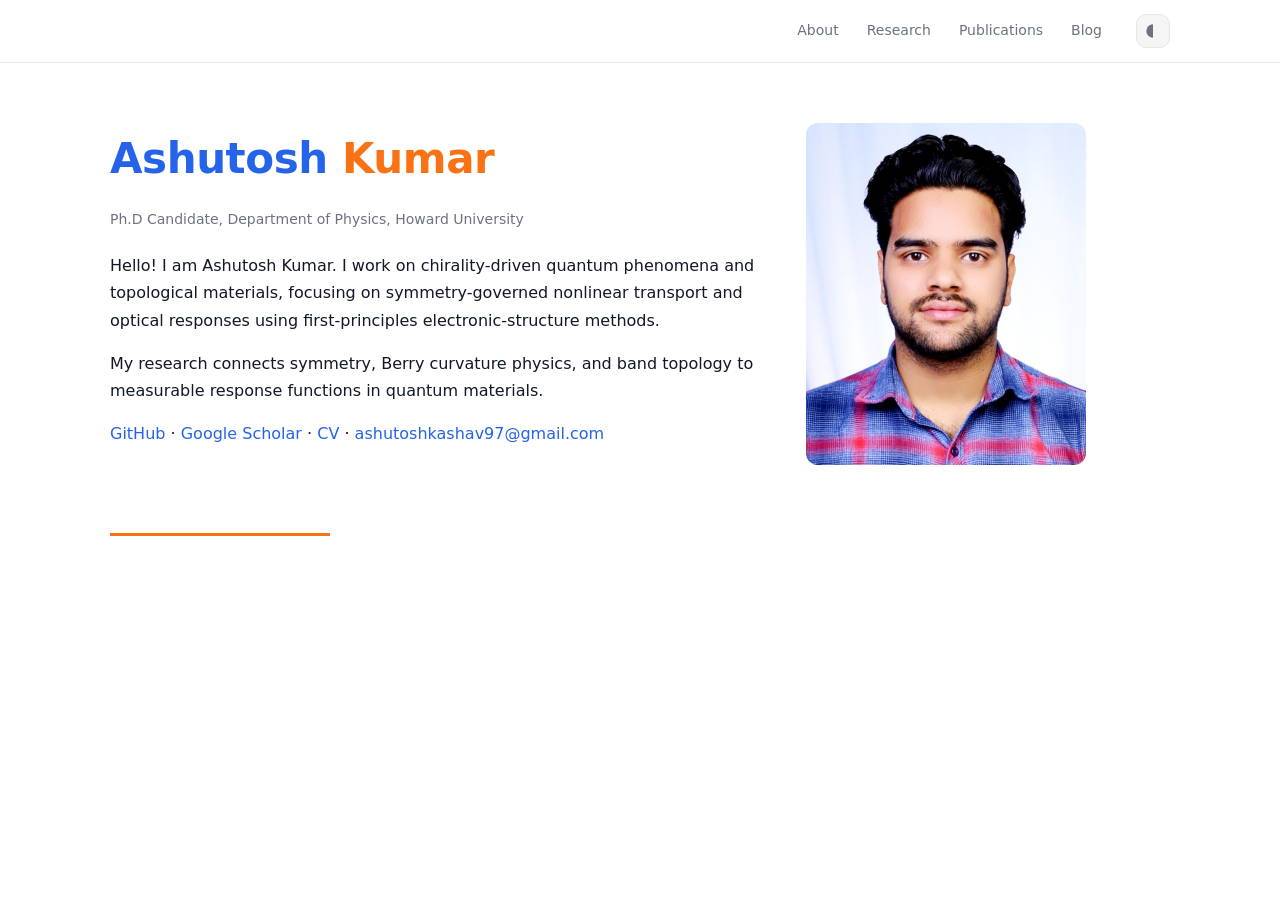
<file: index.html>
<!doctype html>
<html lang="en">
<head>
<meta charset="utf-8" />
<meta name="viewport" content="width=device-width,initial-scale=1" />
<title>Ashutosh Kumar | Howard University</title>
<link rel="stylesheet" href="assets/style.css" />
</head>
<body>

<header class="topbar">
<nav class="nav">
  <a href="index.html">About</a>
  <a href="research.html">Research</a>
  <a href="publications.html">Publications</a>
  <a href="blog.html">Blog</a>
<button id="themeToggle" class="theme-btn" type="button" aria-label="Toggle dark mode" title="Toggle dark mode">
  <svg class="theme-icon" viewBox="0 0 24 24" aria-hidden="true">
    <!-- half-moon icon -->
    <path d="M12 2a10 10 0 100 20V2z"></path>
  </svg>
</button>
</nav>
</header>

<main class="container">

<div class="hero">
  <div>
    <h1 class="name">
      <span class="first">Ashutosh</span> <span class="last">Kumar</span>
    </h1>

    <p class="subtitle">
      Ph.D Candidate, Department of Physics, Howard University
    </p>

    <p>
      Hello! I am Ashutosh Kumar. I work on chirality-driven quantum phenomena and
      topological materials, focusing on symmetry-governed nonlinear transport and
      optical responses using first-principles electronic-structure methods.
    </p>

    <p>
      My research connects symmetry, Berry curvature physics, and band topology
      to measurable response functions in quantum materials.
    </p>

    <p>
      <a href="https://github.com/aashutosh-ak" target="_blank" rel="noopener noreferrer">GitHub</a> ·
      <a href="https://scholar.google.com/citations?user=imrwXJwAAAAJ&hl=en" target="_blank" rel="noopener noreferrer">Google Scholar</a> ·
      <a href="#" target="_blank" rel="noopener noreferrer">CV</a> ·
      <a href="mailto:ashutoshkashav97@gmail.com">ashutoshkashav97@gmail.com</a>
    </p>
  </div>

  <div>
    <img src="assets/ashutosh.jpg" class="photo" alt="Ashutosh Kumar">
  </div>
</div>

<div class="footer-line"></div>

</main>
<script>
document.addEventListener("DOMContentLoaded", () => {
  const root = document.documentElement;
  const btn = document.getElementById("themeToggle");

  const saved = localStorage.getItem("theme");
  if (saved) root.setAttribute("data-theme", saved);

  btn.addEventListener("click", () => {
    const isDark = root.getAttribute("data-theme") === "dark";
    const next = isDark ? "light" : "dark";
    root.setAttribute("data-theme", next);
    localStorage.setItem("theme", next);
  });
});
</script>
</body>
</html>
</file>
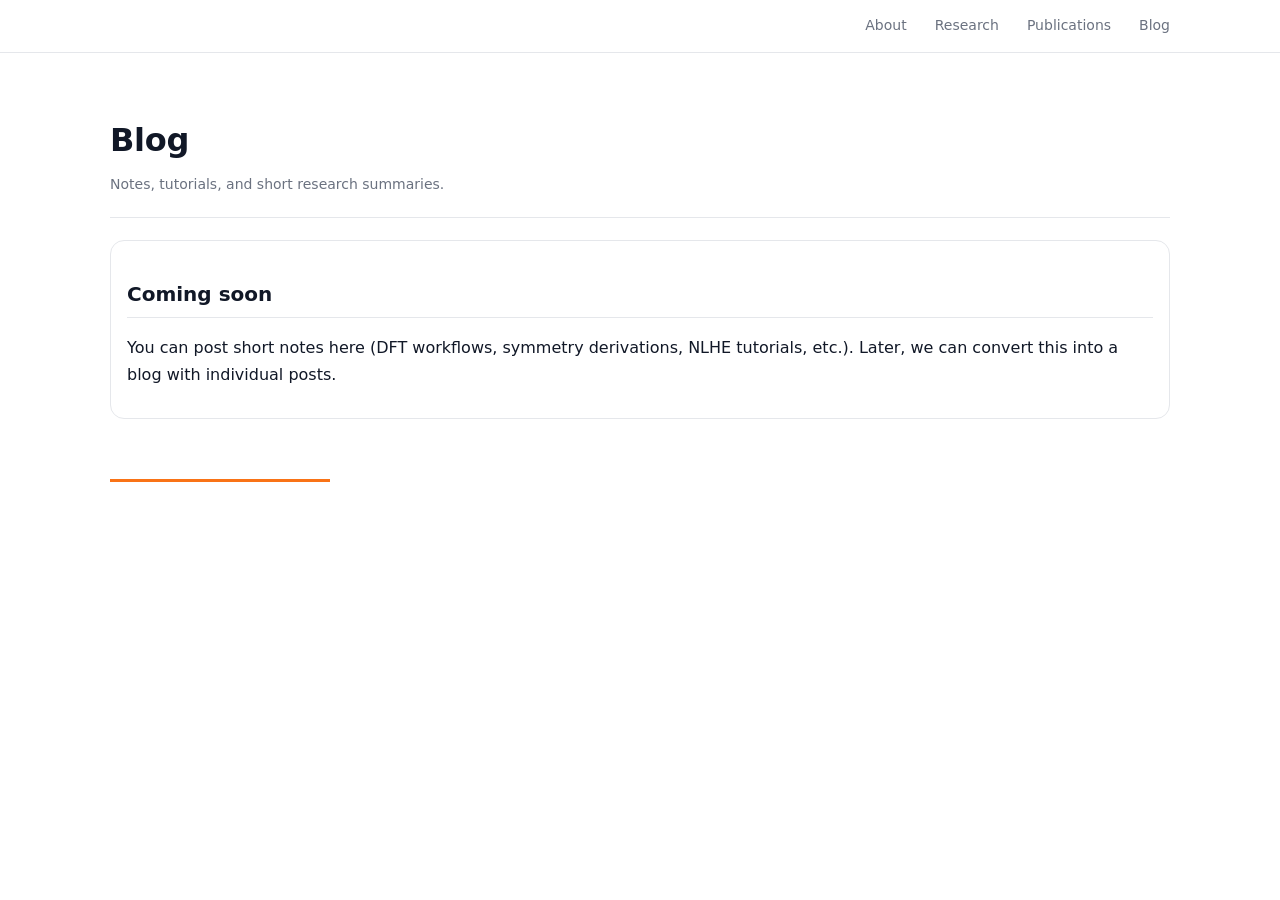
<file: blog.html>
<!doctype html>
<html lang="en">
<head>
  <meta charset="utf-8" />
  <meta name="viewport" content="width=device-width,initial-scale=1" />
  <title>Blog | Ashutosh</title>
  <link rel="stylesheet" href="assets/style.css" />
</head>
<body>

<header class="topbar">
  <nav class="nav">
  <a href="index.html">About</a>
  <a href="research.html">Research</a>
  <a href="publications.html">Publications</a>
  <a href="blog.html">Blog</a>
</nav>
</header>

<main class="container">
  <h1 class="page-title">Blog</h1>
  <p class="page-sub">Notes, tutorials, and short research summaries.</p>
  <div class="divider"></div>

  <div class="card">
    <h2>Coming soon</h2>
    <p>
      You can post short notes here (DFT workflows, symmetry derivations, NLHE tutorials, etc.).
      Later, we can convert this into a blog with individual posts.
    </p>
  </div>

  <div class="footer-line"></div>
</main>

</body>
</html>
</file>
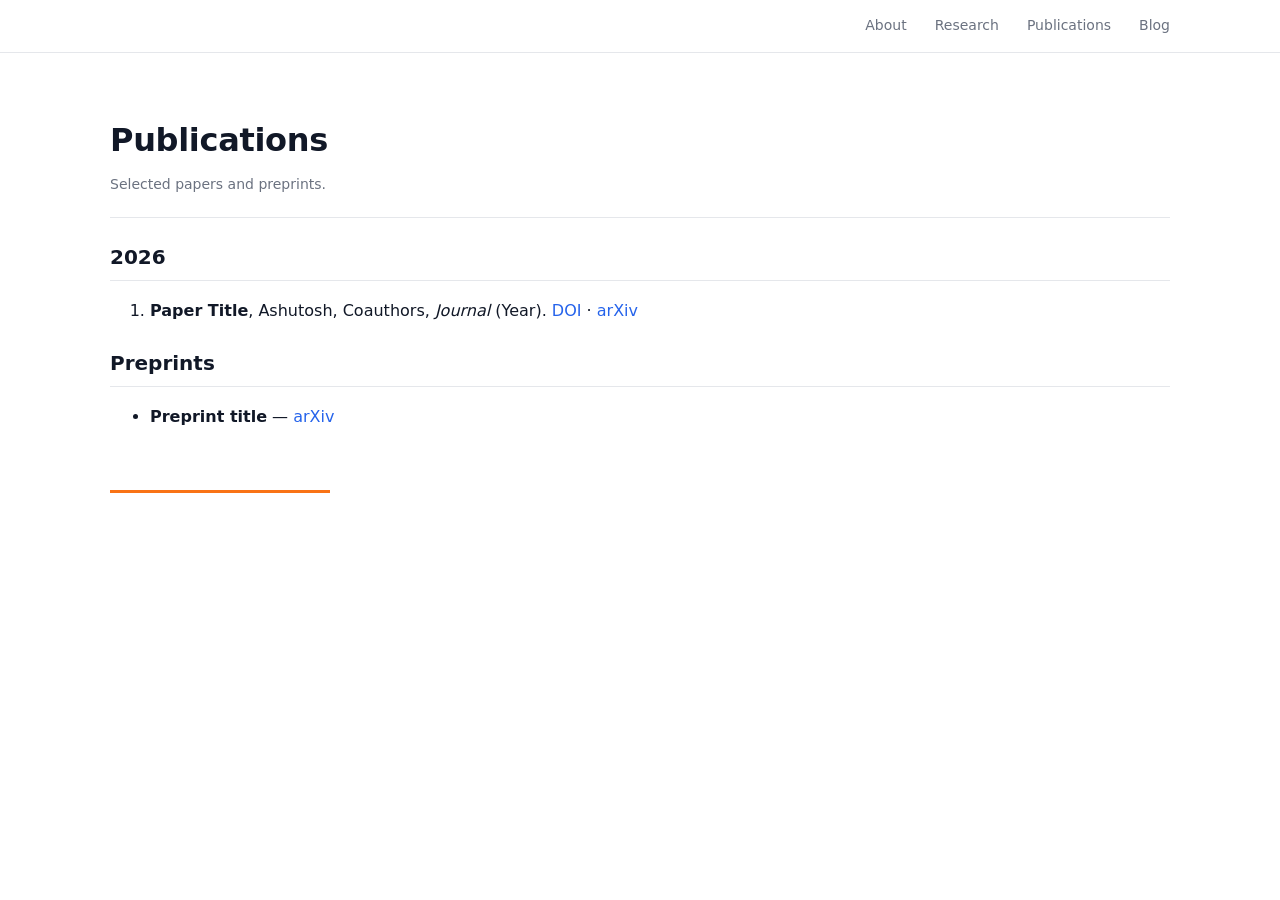
<file: publications.html>
<!doctype html>
<html lang="en">
<head>
  <meta charset="utf-8" />
  <meta name="viewport" content="width=device-width,initial-scale=1" />
  <title>Publications | Ashutosh</title>
  <link rel="stylesheet" href="assets/style.css" />
</head>
<body>

<header class="topbar">
  <nav class="nav">
  <a href="index.html">About</a>
  <a href="research.html">Research</a>
  <a href="publications.html">Publications</a>
  <a href="blog.html">Blog</a>
</nav>
</header>

<main class="container">
  <h1 class="page-title">Publications</h1>
  <p class="page-sub">Selected papers and preprints.</p>
  <div class="divider"></div>

  <h2>2026</h2>
  <ol>
    <li>
      <strong>Paper Title</strong>, Ashutosh, Coauthors, <em>Journal</em> (Year).
      <a href="#" target="_blank" rel="noopener noreferrer">DOI</a>
      · <a href="#" target="_blank" rel="noopener noreferrer">arXiv</a>
    </li>
  </ol>

  <h2>Preprints</h2>
  <ul>
    <li><strong>Preprint title</strong> — <a href="#" target="_blank" rel="noopener noreferrer">arXiv</a></li>
  </ul>

  <div class="footer-line"></div>
</main>

</body>
</html>
</file>
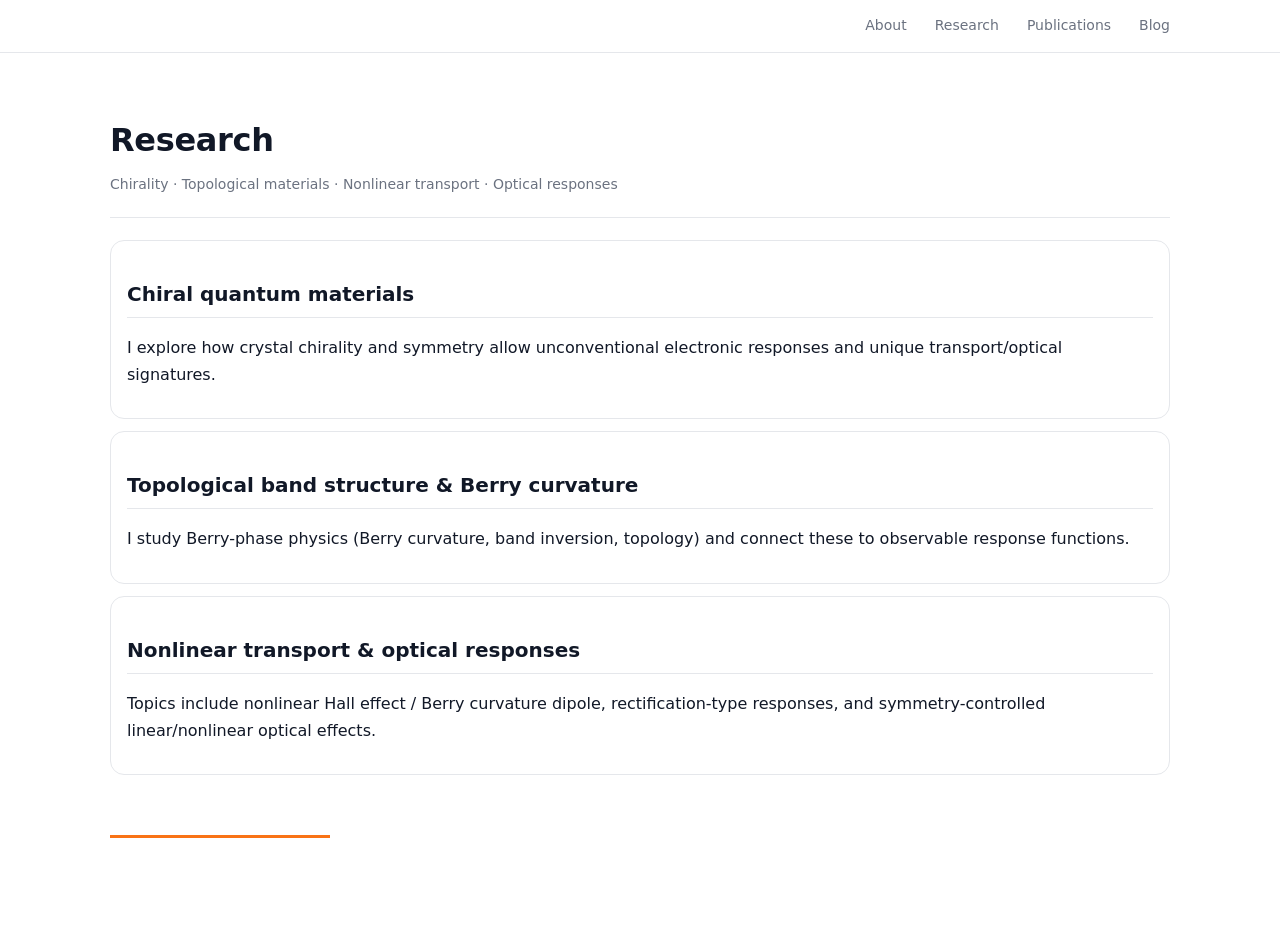
<file: research.html>
<!doctype html>
<html lang="en">
<head>
  <meta charset="utf-8" />
  <meta name="viewport" content="width=device-width,initial-scale=1" />
  <title>Research | Ashutosh</title>
  <link rel="stylesheet" href="assets/style.css" />
</head>
<body>

<header class="topbar">
  <nav class="nav">
  <a href="index.html">About</a>
  <a href="research.html">Research</a>
  <a href="publications.html">Publications</a>
  <a href="blog.html">Blog</a>
</nav>
</header>

<main class="container">
  <h1 class="page-title">Research</h1>
  <p class="page-sub">Chirality · Topological materials · Nonlinear transport · Optical responses</p>
  <div class="divider"></div>

  <div class="card">
    <h2>Chiral quantum materials</h2>
    <p>
      I explore how crystal chirality and symmetry allow unconventional electronic responses and
      unique transport/optical signatures.
    </p>
  </div>

  <div class="card">
    <h2>Topological band structure & Berry curvature</h2>
    <p>
      I study Berry-phase physics (Berry curvature, band inversion, topology) and connect these
      to observable response functions.
    </p>
  </div>

  <div class="card">
    <h2>Nonlinear transport & optical responses</h2>
    <p>
      Topics include nonlinear Hall effect / Berry curvature dipole, rectification-type responses,
      and symmetry-controlled linear/nonlinear optical effects.
    </p>
  </div>

  <div class="footer-line"></div>
</main>

</body>
</html>
</file>
<file: assets/style.css>
:root{
  --blue:#2563eb;
  --orange:#f97316;
  --text:#111827;
  --muted:#6b7280;
  --line:#e5e7eb;
  --bg:#ffffff;
  --panel:#ffffff;
}
:root[data-theme="dark"]{
  --text:#e5e7eb;
  --muted:#94a3b8;
  --line:#1f2937;
  --bg:#0b1220;
  --panel:#0f1a31; /* for cards + navbar */
}

*{ box-sizing:border-box; }

body{
  margin:0;
  font-family: system-ui,-apple-system,Segoe UI,Roboto,Helvetica,Arial;
  background:var(--bg);
  color:var(--text);
  line-height:1.7;
}

a{ color:var(--blue); text-decoration:none; }
a:hover{ text-decoration:underline; }

/* top nav like your screenshot */
.topbar{
  position:sticky;
  top:0;
  background: var(--panel, #fff);
  border-bottom:1px solid var(--line);
  z-index:100;
}

.nav{
  max-width:1100px;
  margin:auto;
  padding:14px 20px;
  display:flex;
  justify-content:flex-end;
  gap:28px;
  font-size:14px;
}

.nav a{ color:var(--muted); }
.nav a:hover{ color:var(--text); }

.container{
  max-width:1100px;
  margin:auto;
  padding:60px 20px 100px;
}

.hero{
  display:grid;
  grid-template-columns:1.6fr 0.9fr;
  gap:50px;
  align-items:start;
}

.name{
  font-size:42px;
  margin:0 0 8px;
  letter-spacing:-0.01em;
}

.name .first{ color:var(--blue); }
.name .last{ color:var(--orange); }

.subtitle{
  color:var(--muted);
  font-size:14px;
  margin-bottom:20px;
}

.photo{
  width:280px;
  border-radius:12px;
}

h1.page-title{
  font-size:32px;
  margin:0 0 6px;
  letter-spacing:-0.01em;
}

p.page-sub{
  margin:0 0 18px;
  color:var(--muted);
  font-size:14px;
}

.divider{
  height:1px;
  background:var(--line);
  margin:20px 0 22px;
}

h2{
  font-size:20px;
  margin:22px 0 10px;
  border-bottom:1px solid var(--line);
  padding-bottom:6px;
}

.card{
  border:1px solid var(--line);
  border-radius:14px;
  padding:14px 16px;
  margin:12px 0;
  background: var(--panel, #fff);
}

.footer-line{
  margin-top:60px;
  width:220px;
  height:3px;
  background:var(--orange);
}

@media(max-width:900px){
  .hero{ grid-template-columns:1fr; }
  .photo{ margin-top:22px; width:240px; }
}
/* make nav vertically aligned */
.nav{ align-items:center; }

/* Toggle button */
.theme-btn{
  width:34px;
  height:34px;
  padding:0;
  margin-left:6px;

  display:inline-flex;
  align-items:center;
  justify-content:center;

  border:1px solid var(--line);
  border-radius:10px;
  background:rgba(0,0,0,0.04);
  color:var(--muted);

  cursor:pointer;
  -webkit-appearance:none;
  appearance:none;

  transition: background .2s ease, border-color .2s ease, color .2s ease, transform .12s ease;
}

.theme-btn:hover{
  background:rgba(0,0,0,0.08);
  color:var(--text);
  transform: translateY(-1px);
}

.theme-btn:focus{
  outline:none;
  box-shadow: 0 0 0 3px rgba(37, 99, 235, 0.25);
}

/* Icon styling (SVG) */
.theme-icon{
  width:16px;
  height:16px;
  fill: currentColor;
  display:block;
}

/* In dark mode: make the button readable */
:root[data-theme="dark"] .theme-btn{
  background: rgba(255,255,255,0.06);
}
:root[data-theme="dark"] .theme-btn:hover{
  background: rgba(255,255,255,0.10);
}
</file>
